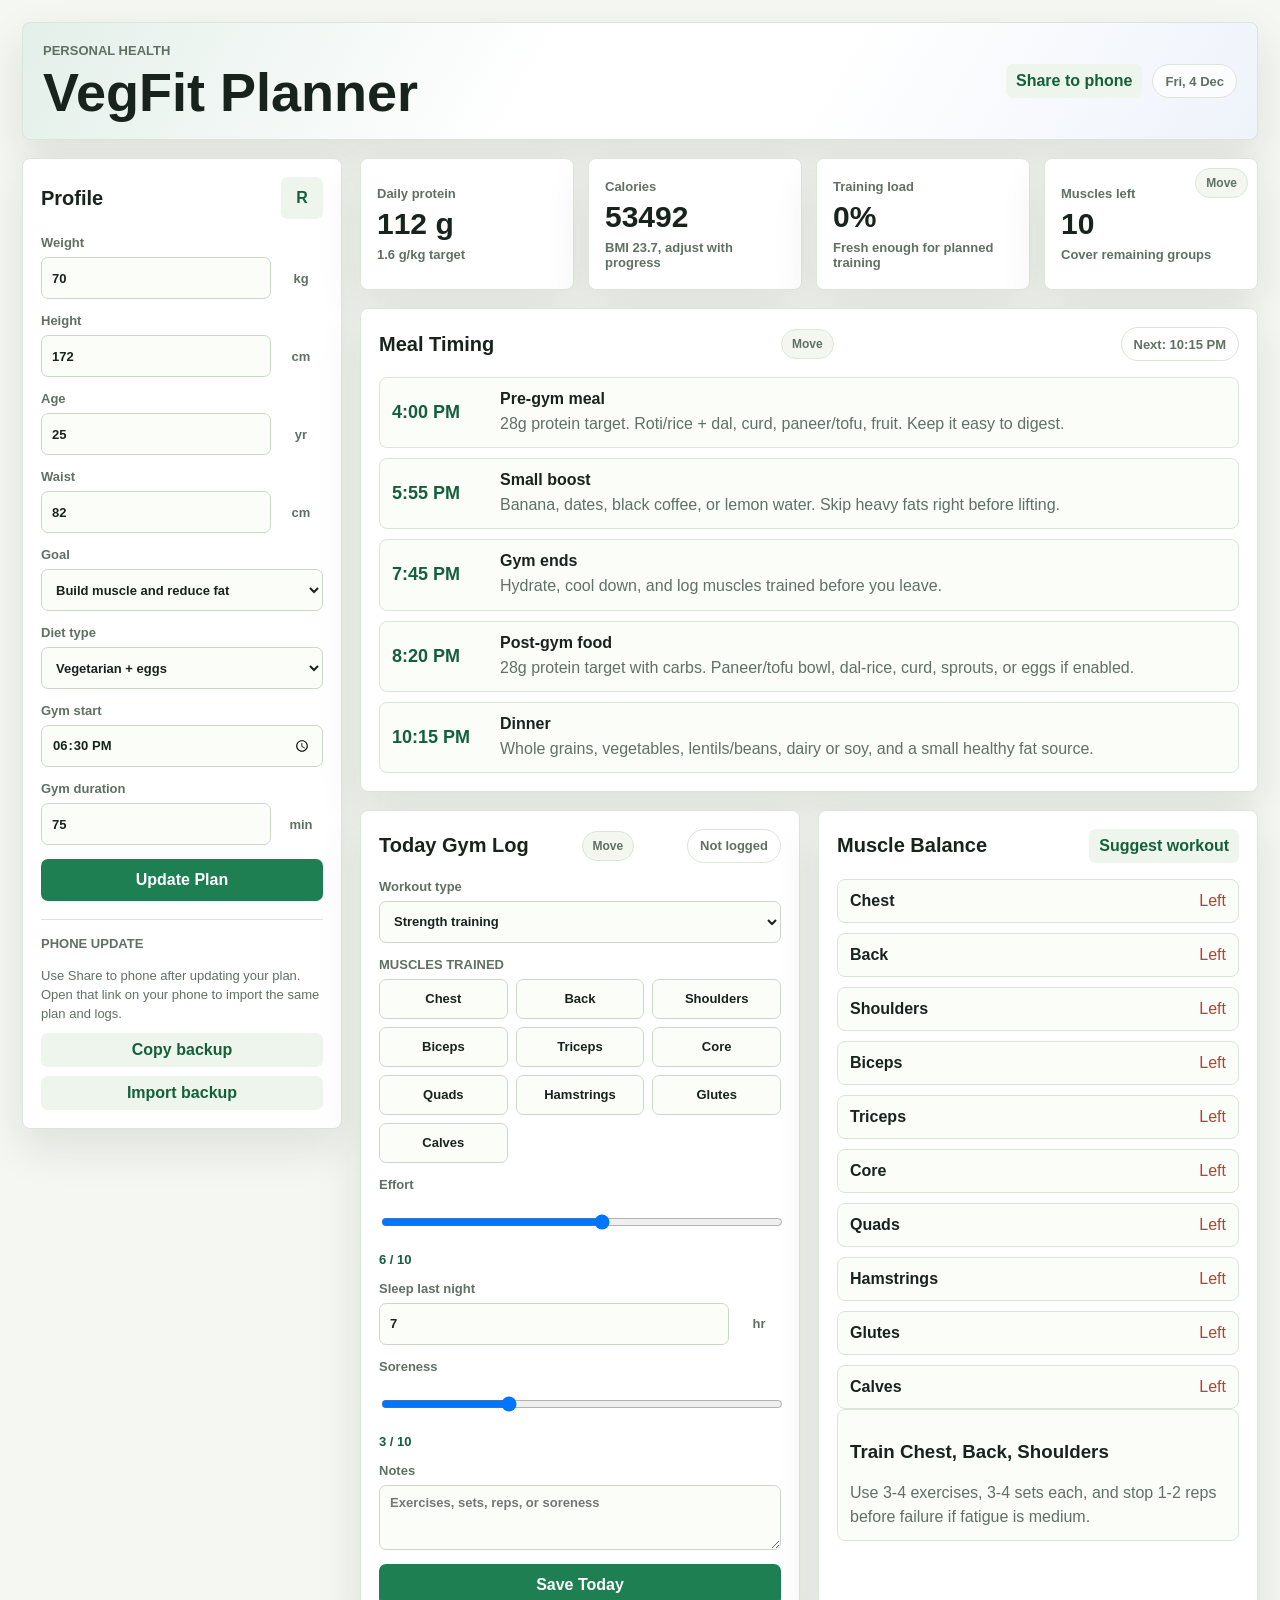
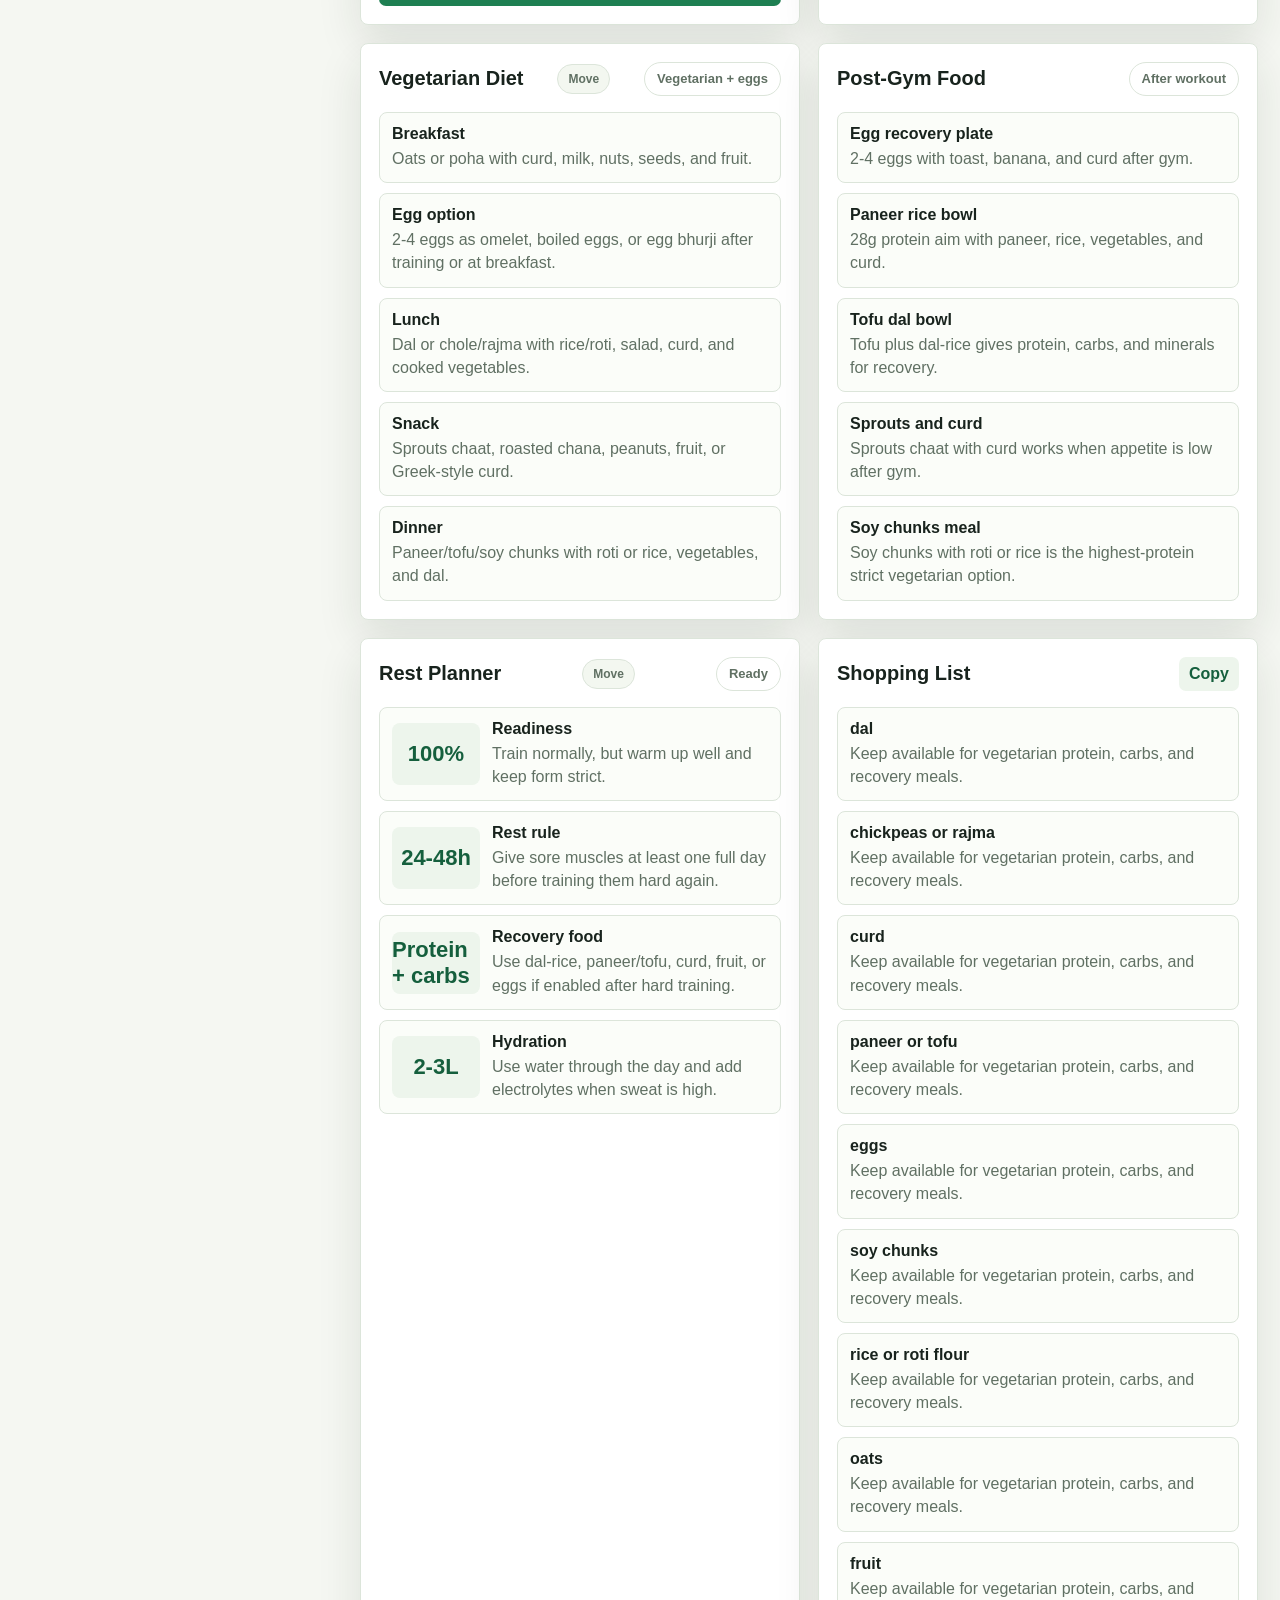
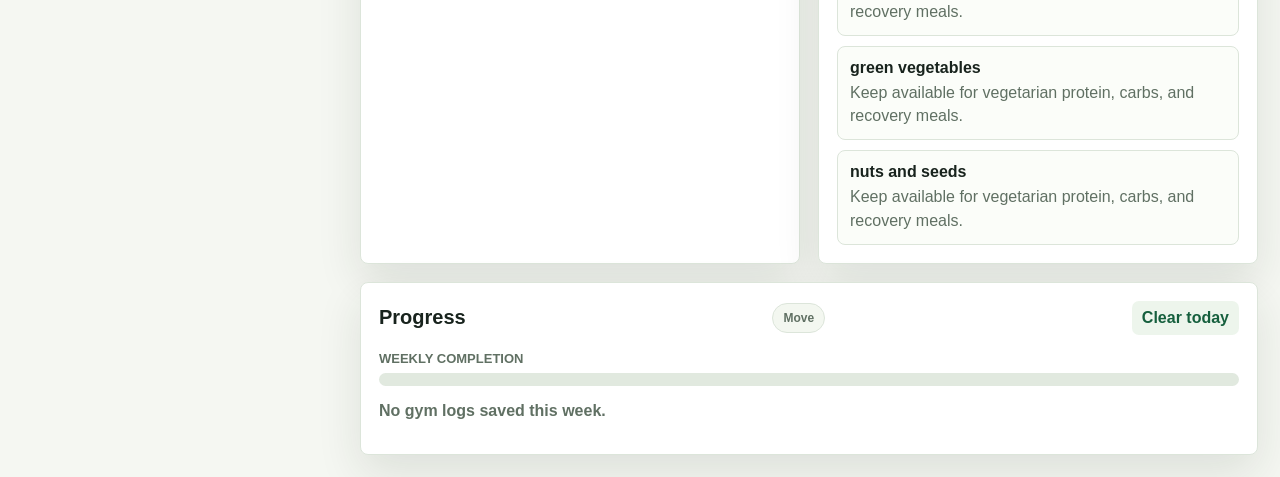
<file: personal-health-app/index.html>
<!DOCTYPE html>
<html lang="en">
<head>
    <meta charset="UTF-8">
    <meta name="viewport" content="width=device-width, initial-scale=1.0">
    <title>VegFit Planner</title>
    <meta name="theme-color" content="#1e7f52">
    <link rel="manifest" href="manifest.json">
    <link rel="stylesheet" href="styles.css">
    <link rel="stylesheet" href="mobile-fixes.css">
</head>
<body>
    <main class="app">
        <section class="topbar">
            <div>
                <p class="eyebrow">Personal Health</p>
                <h1>VegFit Planner</h1>
            </div>
            <div class="top-actions">
                <button class="text-button" id="sharePlanBtn">Share to phone</button>
                <div class="today-pill" id="todayLabel"></div>
            </div>
        </section>

        <section class="layout">
            <aside class="panel profile-panel">
                <div class="section-head">
                    <h2>Profile</h2>
                    <button class="icon-button" id="resetBtn" title="Reset saved app data" aria-label="Reset saved app data">R</button>
                </div>

                <form id="profileForm">
                    <label>
                        Weight
                        <span class="input-row">
                            <input type="number" id="weight" min="30" max="220" step="0.1" required>
                            <span>kg</span>
                        </span>
                    </label>

                    <label>
                        Height
                        <span class="input-row">
                            <input type="number" id="height" min="120" max="230" step="1" required>
                            <span>cm</span>
                        </span>
                    </label>

                    <label>
                        Age
                        <span class="input-row">
                            <input type="number" id="age" min="13" max="90" step="1" required>
                            <span>yr</span>
                        </span>
                    </label>

                    <label>
                        Waist
                        <span class="input-row">
                            <input type="number" id="waist" min="40" max="180" step="0.5">
                            <span>cm</span>
                        </span>
                    </label>

                    <label>
                        Goal
                        <select id="goal">
                            <option value="recomp">Build muscle and reduce fat</option>
                            <option value="muscle">Lean muscle gain</option>
                            <option value="fatloss">Fat loss</option>
                            <option value="maintain">Maintain fitness</option>
                        </select>
                    </label>

                    <label>
                        Diet type
                        <select id="dietType">
                            <option value="vegEgg">Vegetarian + eggs</option>
                            <option value="veg">Strict vegetarian</option>
                        </select>
                    </label>

                    <label>
                        Gym start
                        <input type="time" id="gymStart" required>
                    </label>

                    <label>
                        Gym duration
                        <span class="input-row">
                            <input type="number" id="gymDuration" min="20" max="180" step="5" required>
                            <span>min</span>
                        </span>
                    </label>

                    <button type="submit">Update Plan</button>
                </form>

                <div class="sync-panel">
                    <p class="field-label">Phone update</p>
                    <p class="sync-copy">Use Share to phone after updating your plan. Open that link on your phone to import the same plan and logs.</p>
                    <button class="text-button" id="exportBtn">Copy backup</button>
                    <button class="text-button" id="importBtn">Import backup</button>
                </div>
            </aside>

            <section class="content">
                <section class="metrics-grid movable-panel" data-panel="metrics" draggable="true">
                    <div class="drag-handle" title="Drag to move this section">Move</div>
                    <article class="metric-card">
                        <span>Daily protein</span>
                        <strong id="proteinTarget">0 g</strong>
                        <small id="proteinNote">Set your profile</small>
                    </article>
                    <article class="metric-card">
                        <span>Calories</span>
                        <strong id="calorieTarget">0 kcal</strong>
                        <small id="calorieNote">Estimated range</small>
                    </article>
                    <article class="metric-card">
                        <span>Training load</span>
                        <strong id="fatigueScore">0%</strong>
                        <small id="fatigueNote">Based on recent logs</small>
                    </article>
                    <article class="metric-card">
                        <span>Muscles left</span>
                        <strong id="muscleLeftCount">0</strong>
                        <small id="muscleLeftNote">This week</small>
                    </article>
                </section>

                <section class="panel movable-panel" data-panel="meals" draggable="true">
                    <div class="section-head">
                        <h2>Meal Timing</h2>
                        <span class="drag-handle" title="Drag to move this section">Move</span>
                        <span class="status-chip" id="nextMealChip">Ready</span>
                    </div>
                    <div class="timeline" id="mealTimeline"></div>
                </section>

                <section class="split movable-panel" data-panel="gym" draggable="true">
                    <article class="panel">
                        <div class="section-head">
                            <h2>Today Gym Log</h2>
                            <span class="drag-handle" title="Drag to move this section">Move</span>
                            <span class="status-chip" id="logStatus">Not logged</span>
                        </div>
                        <form id="workoutForm">
                            <label>
                                Workout type
                                <select id="workoutType">
                                    <option value="strength">Strength training</option>
                                    <option value="cardio">Cardio</option>
                                    <option value="rest">Rest / recovery</option>
                                    <option value="mobility">Mobility</option>
                                </select>
                            </label>

                            <div>
                                <p class="field-label">Muscles trained</p>
                                <div class="muscle-grid" id="musclePicker"></div>
                            </div>

                            <label>
                                Effort
                                <input type="range" id="effort" min="1" max="10" value="6">
                                <span class="range-value" id="effortValue">6 / 10</span>
                            </label>

                            <label>
                                Sleep last night
                                <span class="input-row">
                                    <input type="number" id="sleep" min="0" max="12" step="0.5" value="7">
                                    <span>hr</span>
                                </span>
                            </label>

                            <label>
                                Soreness
                                <input type="range" id="soreness" min="0" max="10" value="3">
                                <span class="range-value" id="sorenessValue">3 / 10</span>
                            </label>

                            <label>
                                Notes
                                <textarea id="notes" rows="3" placeholder="Exercises, sets, reps, or soreness"></textarea>
                            </label>

                            <button type="submit">Save Today</button>
                        </form>
                    </article>

                    <article class="panel">
                        <div class="section-head">
                            <h2>Muscle Balance</h2>
                            <button class="text-button" id="suggestWorkoutBtn">Suggest workout</button>
                        </div>
                        <div class="muscle-status" id="muscleStatus"></div>
                        <div class="recommendation" id="workoutRecommendation"></div>
                    </article>
                </section>

                <section class="split movable-panel" data-panel="diet" draggable="true">
                    <article class="panel">
                        <div class="section-head">
                            <h2>Vegetarian Diet</h2>
                            <span class="drag-handle" title="Drag to move this section">Move</span>
                            <span class="status-chip" id="dietChip">Balanced</span>
                        </div>
                        <div class="food-list" id="dietPlan"></div>
                    </article>

                    <article class="panel">
                        <div class="section-head">
                            <h2>Post-Gym Food</h2>
                            <span class="status-chip" id="postGymChip">After workout</span>
                        </div>
                        <div class="food-list" id="postGymFood"></div>
                    </article>
                </section>

                <section class="split movable-panel" data-panel="recovery" draggable="true">
                    <article class="panel">
                        <div class="section-head">
                            <h2>Rest Planner</h2>
                            <span class="drag-handle" title="Drag to move this section">Move</span>
                            <span class="status-chip" id="restChip">Smart rest</span>
                        </div>
                        <div class="recovery-grid" id="recoveryPlan"></div>
                    </article>

                    <article class="panel">
                        <div class="section-head">
                            <h2>Shopping List</h2>
                            <button class="text-button" id="copyGroceriesBtn">Copy</button>
                        </div>
                        <div class="food-list" id="shoppingList"></div>
                    </article>
                </section>

                <section class="panel movable-panel" data-panel="progress" draggable="true">
                    <div class="section-head">
                        <h2>Progress</h2>
                        <span class="drag-handle" title="Drag to move this section">Move</span>
                        <button class="text-button" id="clearTodayBtn">Clear today</button>
                    </div>
                    <div class="progress-wrap">
                        <div>
                            <p class="field-label">Weekly completion</p>
                            <div class="bar"><span id="weekBar"></span></div>
                        </div>
                        <div class="history" id="history"></div>
                    </div>
                </section>
            </section>
        </section>
    </main>

    <script src="app.js"></script>
    <script src="mobile-fixes.js"></script>
</body>
</html>
</file>
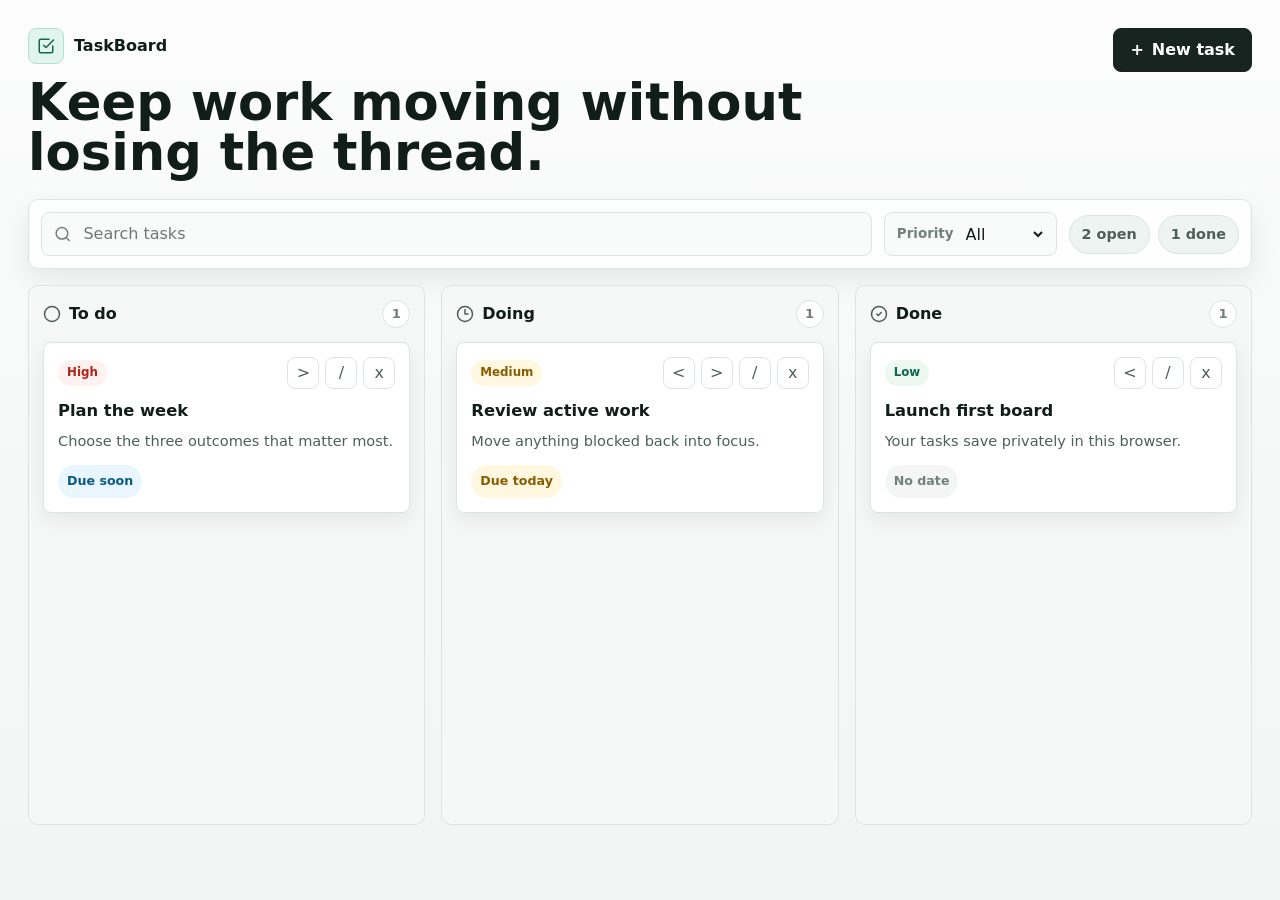
<file: taskboard/index.html>
<!doctype html>
<html lang="en">
<head>
  <meta charset="utf-8" />
  <meta name="viewport" content="width=device-width, initial-scale=1" />
  <meta name="description" content="TaskBoard is a clean personal Kanban app that saves tasks privately in your browser." />
  <title>TaskBoard</title>
  <style>
    :root{--bg:#f2f5f3;--panel:#fff;--soft:#f8fbf9;--line:#dce5e0;--line2:#c8d5cf;--text:#4f5f58;--muted:#718179;--strong:#111d18;--green:#17241f;--shadow:0 14px 34px rgba(18,31,25,.14);--softShadow:0 10px 28px rgba(18,31,25,.08);--cardShadow:0 8px 20px rgba(18,31,25,.07)}
    *{box-sizing:border-box}body{margin:0;min-width:320px;background:linear-gradient(180deg,rgba(255,255,255,.7),rgba(242,245,243,.2)),var(--bg);color:var(--text);font-family:Inter,ui-sans-serif,system-ui,-apple-system,BlinkMacSystemFont,"Segoe UI",sans-serif;line-height:1.5}button,input,select,textarea{font:inherit}button{cursor:pointer}.app{min-height:100vh;padding:28px}.top{display:flex;justify-content:space-between;align-items:flex-start;gap:24px;max-width:1280px;margin:0 auto 22px}.brand{display:inline-flex;align-items:center;gap:10px;margin-bottom:14px;color:var(--strong);font-weight:800}.logo{display:grid;place-items:center;width:36px;height:36px;border-radius:8px;background:#e1f4ed;border:1px solid #b7dfce;color:#11674f}.logo svg,.ico{width:18px;height:18px;fill:none;stroke:currentColor;stroke-width:2;stroke-linecap:round;stroke-linejoin:round}h1{max-width:780px;margin:0;color:var(--strong);font-size:clamp(2rem,4vw,4.1rem);line-height:.97;letter-spacing:0;font-weight:850}.btn,.icon,.empty{display:inline-flex;align-items:center;justify-content:center;border-radius:8px;transition:background .16s,border-color .16s,box-shadow .16s,transform .16s}.btn{min-height:44px;padding:0 16px;gap:8px;border:1px solid var(--green);background:var(--green);color:white;font-weight:760;white-space:nowrap}.btn:hover{background:#274136;box-shadow:var(--shadow);transform:translateY(-1px)}.secondary{background:white;color:var(--strong);border-color:var(--line2)}.icon{width:32px;height:32px;padding:0;border:1px solid var(--line);background:white;color:var(--text)}.icon:hover,.secondary:hover,.empty:hover{border-color:#b8c1bd;box-shadow:var(--softShadow)}.danger:hover{background:#fff0ef;border-color:#f2bbb5;color:#b42318}.toolbar{display:grid;grid-template-columns:minmax(220px,1fr) auto auto;align-items:center;gap:12px;max-width:1280px;margin:0 auto 16px;padding:12px;border:1px solid var(--line);border-radius:10px;background:rgba(255,255,255,.82);box-shadow:var(--softShadow)}.search,.filter{display:flex;align-items:center;min-height:44px;border:1px solid var(--line);border-radius:8px;background:#f9fbfa}.search{gap:10px;padding:0 12px;color:var(--muted)}.search input,.filter select{width:100%;min-width:0;border:0;background:transparent;outline:0;color:var(--strong)}.filter{gap:8px;padding:0 10px 0 12px}.filter span{font-size:.84rem;font-weight:700;color:var(--muted)}.stats{display:flex;gap:8px;color:var(--text);font-size:.9rem;font-weight:720}.stats span{padding:8px 12px;border:1px solid #d8e5df;border-radius:999px;background:#eef4f1;white-space:nowrap}.tabs{display:none}.board{display:grid;grid-template-columns:repeat(3,minmax(0,1fr));gap:16px;max-width:1280px;margin:0 auto}.column{min-height:540px;padding:14px;border:1px solid var(--line);border-radius:10px;background:rgba(246,249,247,.9)}.colhead{display:flex;align-items:center;justify-content:space-between;margin-bottom:14px}.colhead div{display:flex;align-items:center;gap:8px}.colhead h2{margin:0;color:var(--strong);font-size:1rem}.count{display:inline-flex;align-items:center;justify-content:center;min-width:28px;height:28px;border:1px solid var(--line);border-radius:999px;background:white;color:var(--muted);font-size:.82rem;font-weight:800}.list{display:flex;flex-direction:column;gap:12px}.card{padding:14px;border:1px solid var(--line);border-radius:8px;background:white;box-shadow:var(--cardShadow)}.card:active{cursor:grabbing}.line{display:flex;align-items:center;justify-content:space-between;gap:8px;margin-bottom:12px}.pill{padding:7px 9px;border-radius:999px;font-size:.74rem;font-weight:850;line-height:1}.high{background:#fff1ef;color:#b42318}.medium{background:#fff7df;color:#8a5c00}.low{background:#edf8f2;color:#0d6b4b}.actions{display:flex;gap:6px}.card h3{margin:0 0 8px;color:var(--strong);font-size:1.02rem;line-height:1.25;overflow-wrap:anywhere}.card p{margin:0 0 14px;color:var(--text);font-size:.91rem;line-height:1.48;overflow-wrap:anywhere}.due{display:inline-flex;align-items:center;gap:6px;padding:7px 9px;border-radius:999px;font-size:.79rem;font-weight:760}.muted{background:#f3f6f5;color:var(--muted)}.notice{background:#e9f6ff;color:#075985}.warning{background:#fff7df;color:#8a5c00}.overdue{background:#fff1ef;color:#b42318}.empty{width:100%;min-height:96px;padding:14px;gap:8px;border:1px dashed #b9c5c0;background:transparent;color:var(--text)}.backdrop{position:fixed;inset:0;z-index:10;display:flex;align-items:center;justify-content:center;padding:18px;background:rgba(13,21,18,.4)}.modal{width:100%;max-width:560px;max-height:calc(100vh - 36px);overflow:auto;padding:18px;border-radius:10px;background:white;box-shadow:0 24px 80px rgba(14,24,20,.28)}.modalhead{display:flex;align-items:center;justify-content:space-between;margin-bottom:16px}.modalhead h2{margin:0;color:var(--strong);font-size:1.2rem}.form{display:grid;gap:14px}.form label{display:grid;gap:7px;color:var(--strong);font-size:.9rem;font-weight:760}.form input,.form textarea,.form select{padding:12px;border:1px solid var(--line);border-radius:8px;background:#f9fbfa;color:var(--strong);outline:0;resize:vertical}.form input:focus,.form textarea:focus,.form select:focus,.search:focus-within,.filter:focus-within{border-color:#559078;box-shadow:0 0 0 3px rgba(85,144,120,.18)}.grid{display:grid;grid-template-columns:repeat(2,minmax(0,1fr));gap:12px}.formactions{display:flex;justify-content:flex-end;gap:10px;margin-top:4px}.hidden{display:none!important}@media(max-width:900px){.app{padding:18px}.top{flex-direction:column;align-items:stretch}.toolbar{grid-template-columns:1fr}.stats{flex-wrap:wrap}.tabs{display:grid;grid-template-columns:repeat(3,minmax(0,1fr));gap:8px;max-width:1280px;margin:0 auto 12px}.tabs button{display:flex;align-items:center;justify-content:center;gap:6px;min-height:42px;padding:0 8px;border:1px solid var(--line);border-radius:8px;background:white;color:var(--text);font-size:.86rem;font-weight:760}.tabs .active{background:var(--green);border-color:var(--green);color:white}.tabs span{opacity:.75}.board{grid-template-columns:1fr}.column{display:none;min-height:420px}.column.active{display:block}.actions{flex-wrap:wrap;justify-content:flex-end}}@media(max-width:560px){.app{padding:14px}h1{font-size:2.2rem}.btn{width:100%}.grid{grid-template-columns:1fr}.formactions{display:grid}.top .btn{width:100%}}
  </style>
</head>
<body>
  <main class="app">
    <header class="top">
      <div><div class="brand"><span class="logo"><svg viewBox="0 0 24 24"><path d="M9 11l3 3L22 4"/><path d="M21 12v7a2 2 0 0 1-2 2H5a2 2 0 0 1-2-2V5a2 2 0 0 1 2-2h11"/></svg></span><span>TaskBoard</span></div><h1>Keep work moving without losing the thread.</h1></div>
      <button class="btn" id="newTask"><span>+</span>New task</button>
    </header>
    <section class="toolbar" aria-label="Board tools"><label class="search"><svg class="ico" viewBox="0 0 24 24"><circle cx="11" cy="11" r="8"/><path d="m21 21-4.3-4.3"/></svg><input id="search" type="search" placeholder="Search tasks"></label><label class="filter"><span>Priority</span><select id="priority"><option value="all">All</option><option value="high">High</option><option value="medium">Medium</option><option value="low">Low</option></select></label><div class="stats"><span id="openCount">0 open</span><span id="doneCount">0 done</span></div></section>
    <nav class="tabs" id="tabs" aria-label="Board columns"></nav>
    <section class="board" id="board" aria-label="Task board"></section>
  </main>
  <div class="backdrop hidden" id="backdrop"><section class="modal" role="dialog" aria-modal="true" aria-labelledby="formTitle"><div class="modalhead"><h2 id="formTitle">New task</h2><button class="icon" id="close" aria-label="Close form">x</button></div><form class="form" id="taskForm"><label>Title<input id="title" required placeholder="What needs to happen?"></label><label>Notes<textarea id="description" rows="4" placeholder="Add details, context, or next steps"></textarea></label><div class="grid"><label>Status<select id="status"><option value="todo">To do</option><option value="doing">Doing</option><option value="done">Done</option></select></label><label>Priority<select id="taskPriority"><option value="high">High</option><option value="medium">Medium</option><option value="low">Low</option></select></label></div><label>Due date<input id="dueDate" type="date"></label><div class="formactions"><button class="btn secondary" type="button" id="cancel">Cancel</button><button class="btn" type="submit" id="save">Create task</button></div></form></section></div>
  <script>
    const key='taskboard:v1';
    const columns=[['todo','To do','circle'],['doing','Doing','clock'],['done','Done','check']];
    const ranks={low:1,medium:2,high:3};
    const labels={low:'Low',medium:'Medium',high:'High'};
    const $=id=>document.getElementById(id);
    const today=d=>{const x=new Date();x.setDate(x.getDate()+d);return x.toISOString().slice(0,10)};
    const now=()=>new Date().toISOString();
    const uid=()=>crypto.randomUUID?crypto.randomUUID():'task-'+Date.now()+'-'+Math.random().toString(16).slice(2);
    let active='todo',dragged=null,editing=null;
    let tasks=load();
    function load(){try{const saved=localStorage.getItem(key);if(saved){const parsed=JSON.parse(saved);if(Array.isArray(parsed))return parsed}}catch(e){}return[{id:'task-setup-plan',title:'Plan the week',description:'Choose the three outcomes that matter most.',status:'todo',priority:'high',dueDate:today(1),createdAt:now(),updatedAt:now()},{id:'task-review-board',title:'Review active work',description:'Move anything blocked back into focus.',status:'doing',priority:'medium',dueDate:today(0),createdAt:now(),updatedAt:now()},{id:'task-finish-demo',title:'Launch first board',description:'Your tasks save privately in this browser.',status:'done',priority:'low',dueDate:'',createdAt:now(),updatedAt:now()}]}
    function save(){localStorage.setItem(key,JSON.stringify(tasks))}
    function icon(name){if(name==='check')return '<svg class="ico" viewBox="0 0 24 24"><circle cx="12" cy="12" r="10"/><path d="m9 12 2 2 4-4"/></svg>';if(name==='clock')return '<svg class="ico" viewBox="0 0 24 24"><circle cx="12" cy="12" r="10"/><path d="M12 6v6h4"/></svg>';return '<svg class="ico" viewBox="0 0 24 24"><circle cx="12" cy="12" r="10"/></svg>'}
    function dueState(date,status){if(!date||status==='done')return ['No date','muted'];const t=new Date();t.setHours(0,0,0,0);const d=new Date(date+'T00:00:00');const diff=Math.round((d-t)/86400000);if(diff<0)return ['Overdue','overdue'];if(diff===0)return ['Due today','warning'];if(diff<=2)return ['Due soon','notice'];return [new Intl.DateTimeFormat(undefined,{month:'short',day:'numeric'}).format(d),'muted']}
    function filtered(){const q=$('search').value.trim().toLowerCase();const p=$('priority').value;return tasks.filter(t=>(!q||t.title.toLowerCase().includes(q)||t.description.toLowerCase().includes(q))&&(p==='all'||t.priority===p)).sort((a,b)=>a.status==='done'&&b.status!=='done'?1:a.status!=='done'&&b.status==='done'?-1:ranks[b.priority]-ranks[a.priority])}
    function render(){const list=filtered();const counts=Object.fromEntries(columns.map(c=>[c[0],tasks.filter(t=>t.status===c[0]).length]));$('openCount').textContent=(tasks.length-(counts.done||0))+' open';$('doneCount').textContent=(counts.done||0)+' done';$('tabs').innerHTML=columns.map(c=>`<button class="${active===c[0]?'active':''}" onclick="setActive('${c[0]}')">${c[1]} <span>${counts[c[0]]||0}</span></button>`).join('');$('board').innerHTML=columns.map(c=>{const items=list.filter(t=>t.status===c[0]);return `<article class="column ${active===c[0]?'active':''}" ondragover="event.preventDefault()" ondrop="dropTask('${c[0]}')"><div class="colhead"><div>${icon(c[2])}<h2>${c[1]}</h2></div><span class="count">${items.length}</span></div><div class="list">${items.map(card).join('')||`<button class="empty" onclick="openForm('${c[0]}')">+ Add a task to ${c[1].toLowerCase()}</button>`}</div></article>`}).join('')}
    function esc(s){return String(s||'').replace(/[&<>"]/g,m=>({'&':'&amp;','<':'&lt;','>':'&gt;','"':'&quot;'}[m]))}
    function card(t){const i=columns.findIndex(c=>c[0]===t.status),prev=columns[i-1]?.[0],next=columns[i+1]?.[0],due=dueState(t.dueDate,t.status);return `<article class="card" draggable="true" ondragstart="dragged='${t.id}'" ondragend="dragged=null"><div class="line"><span class="pill ${t.priority}">${labels[t.priority]}</span><div class="actions">${prev?`<button class="icon" title="Move left" aria-label="Move task left" onclick="move('${t.id}','${prev}')">&lt;</button>`:''}${next?`<button class="icon" title="Move right" aria-label="Move task right" onclick="move('${t.id}','${next}')">&gt;</button>`:''}<button class="icon" title="Edit" aria-label="Edit task" onclick="edit('${t.id}')">/</button><button class="icon danger" title="Delete" aria-label="Delete task" onclick="del('${t.id}')">x</button></div></div><h3>${esc(t.title)}</h3>${t.description?`<p>${esc(t.description)}</p>`:''}<span class="due ${due[1]}">${due[0]}</span></article>`}
    function setActive(id){active=id;render()}function move(id,status){tasks=tasks.map(t=>t.id===id?{...t,status,updatedAt:now()}:t);save();render()}function dropTask(status){if(dragged)move(dragged,status);dragged=null}function del(id){tasks=tasks.filter(t=>t.id!==id);save();render()}
    function openForm(status='todo'){editing=null;$('formTitle').textContent='New task';$('save').textContent='Create task';$('title').value='';$('description').value='';$('status').value=status;$('taskPriority').value='medium';$('dueDate').value='';$('backdrop').classList.remove('hidden');$('title').focus()}
    function edit(id){const t=tasks.find(x=>x.id===id);if(!t)return;editing=id;$('formTitle').textContent='Edit task';$('save').textContent='Save changes';$('title').value=t.title;$('description').value=t.description;$('status').value=t.status;$('taskPriority').value=t.priority;$('dueDate').value=t.dueDate;$('backdrop').classList.remove('hidden');$('title').focus()}
    function closeForm(){$('backdrop').classList.add('hidden')}
    $('newTask').onclick=()=>openForm();$('close').onclick=closeForm;$('cancel').onclick=closeForm;$('search').oninput=render;$('priority').onchange=render;$('taskForm').onsubmit=e=>{e.preventDefault();const title=$('title').value.trim();if(!title)return;const data={title,description:$('description').value.trim(),status:$('status').value,priority:$('taskPriority').value,dueDate:$('dueDate').value,updatedAt:now()};if(editing){tasks=tasks.map(t=>t.id===editing?{...t,...data}:t)}else{tasks=[{id:uid(),...data,createdAt:now()},...tasks]}save();closeForm();render()};
    window.setActive=setActive;window.move=move;window.dropTask=dropTask;window.del=del;window.edit=edit;window.openForm=openForm;render();
  </script>
</body>
</html>
</file>
<file: personal-health-app/styles.css>
:root {
    --bg: #f5f7f2;
    --ink: #18231d;
    --muted: #607063;
    --line: #dce5da;
    --panel: #ffffff;
    --green: #1e7f52;
    --green-dark: #155f3d;
    --gold: #c18417;
    --red: #b83f35;
    --blue: #2b65c8;
    --shadow: 0 18px 45px rgba(23, 44, 28, 0.11);
}

* {
    box-sizing: border-box;
}

body {
    margin: 0;
    min-height: 100vh;
    font-family: Arial, Helvetica, sans-serif;
    color: var(--ink);
    background: var(--bg);
}

button,
input,
select,
textarea {
    font: inherit;
}

button {
    min-height: 42px;
    border: 0;
    border-radius: 7px;
    padding: 10px 14px;
    background: var(--green);
    color: #ffffff;
    font-weight: 700;
    cursor: pointer;
}

button:hover {
    background: var(--green-dark);
}

.app {
    width: min(1440px, 100%);
    margin: 0 auto;
    padding: 22px;
}

.topbar {
    display: flex;
    align-items: center;
    justify-content: space-between;
    gap: 16px;
    margin-bottom: 18px;
    padding: 20px;
    border: 1px solid var(--line);
    border-radius: 8px;
    background:
        linear-gradient(120deg, rgba(30, 127, 82, 0.12), transparent 42%),
        linear-gradient(300deg, rgba(43, 101, 200, 0.08), transparent 36%),
        #ffffff;
    box-shadow: var(--shadow);
}

.eyebrow,
.field-label {
    margin: 0 0 7px;
    color: var(--muted);
    font-size: 13px;
    font-weight: 700;
    letter-spacing: 0;
    text-transform: uppercase;
}

h1,
h2,
p {
    margin-top: 0;
}

h1 {
    margin-bottom: 0;
    font-size: clamp(30px, 6vw, 54px);
    line-height: 1;
}

h2 {
    margin-bottom: 0;
    font-size: 20px;
}

.today-pill,
.status-chip {
    display: inline-flex;
    align-items: center;
    min-height: 34px;
    border: 1px solid var(--line);
    border-radius: 999px;
    padding: 7px 12px;
    background: rgba(255, 255, 255, 0.74);
    color: var(--muted);
    font-size: 13px;
    font-weight: 700;
    white-space: nowrap;
}

.top-actions {
    display: flex;
    align-items: center;
    justify-content: flex-end;
    gap: 10px;
    flex-wrap: wrap;
}

.layout {
    display: grid;
    grid-template-columns: 320px minmax(0, 1fr);
    gap: 18px;
    align-items: start;
}

.content {
    display: grid;
    gap: 18px;
}

.panel,
.metric-card {
    background: var(--panel);
    border: 1px solid var(--line);
    border-radius: 8px;
    box-shadow: var(--shadow);
}

.panel {
    padding: 18px;
}

.profile-panel {
    position: sticky;
    top: 16px;
}

.sync-panel {
    display: grid;
    gap: 9px;
    margin-top: 18px;
    padding-top: 16px;
    border-top: 1px solid var(--line);
}

.sync-copy {
    margin: 0;
    color: var(--muted);
    font-size: 13px;
    line-height: 1.45;
}

.section-head {
    display: flex;
    align-items: center;
    justify-content: space-between;
    gap: 12px;
    margin-bottom: 16px;
}

form {
    display: grid;
    gap: 14px;
}

label {
    display: grid;
    gap: 7px;
    color: var(--muted);
    font-size: 13px;
    font-weight: 700;
}

input,
select,
textarea {
    width: 100%;
    min-height: 42px;
    border: 1px solid #cbd8c8;
    border-radius: 7px;
    padding: 9px 10px;
    background: #fbfdf9;
    color: var(--ink);
}

textarea {
    resize: vertical;
}

input:focus,
select:focus,
textarea:focus {
    border-color: var(--green);
    outline: 3px solid rgba(30, 127, 82, 0.16);
}

.input-row {
    display: grid;
    grid-template-columns: minmax(0, 1fr) 44px;
    gap: 8px;
    align-items: center;
}

.input-row span {
    color: var(--muted);
    font-weight: 700;
    text-align: center;
}

.icon-button {
    width: 42px;
    padding: 0;
    background: #edf5ec;
    color: var(--green-dark);
}

.text-button {
    min-height: 34px;
    padding: 7px 10px;
    background: #edf5ec;
    color: var(--green-dark);
}

.text-button:hover,
.icon-button:hover {
    background: #dcebd9;
}

.metrics-grid {
    display: grid;
    grid-template-columns: repeat(4, minmax(0, 1fr));
    gap: 14px;
}

.movable-panel {
    position: relative;
}

.movable-panel.dragging {
    opacity: 0.55;
}

.drag-handle {
    display: inline-flex;
    align-items: center;
    justify-content: center;
    min-height: 30px;
    border: 1px solid var(--line);
    border-radius: 999px;
    padding: 5px 10px;
    background: #f3f7f0;
    color: var(--muted);
    font-size: 12px;
    font-weight: 800;
    cursor: grab;
    user-select: none;
}

.metrics-grid .drag-handle {
    position: absolute;
    right: 10px;
    top: 10px;
}

.metric-card {
    min-height: 132px;
    padding: 16px;
    display: grid;
    gap: 8px;
    align-content: center;
}

.metric-card span,
.metric-card small {
    color: var(--muted);
    font-size: 13px;
    font-weight: 700;
}

.metric-card strong {
    font-size: 30px;
    line-height: 1;
}

.timeline,
.food-list,
.history,
.muscle-status {
    display: grid;
    gap: 10px;
}

.timeline-item,
.food-item,
.history-item,
.muscle-item,
.recommendation {
    border: 1px solid var(--line);
    border-radius: 8px;
    padding: 12px;
    background: #fbfdf9;
}

.timeline-item {
    display: grid;
    grid-template-columns: 96px minmax(0, 1fr);
    gap: 12px;
    align-items: center;
}

.time {
    color: var(--green-dark);
    font-size: 18px;
    font-weight: 800;
}

.timeline-item h3,
.food-item h3,
.history-item h3 {
    margin: 0 0 4px;
    font-size: 16px;
}

.timeline-item p,
.food-item p,
.history-item p,
.recommendation p {
    margin: 0;
    color: var(--muted);
    line-height: 1.45;
}

.split {
    display: grid;
    grid-template-columns: repeat(2, minmax(0, 1fr));
    gap: 18px;
}

.recovery-grid {
    display: grid;
    gap: 10px;
}

.recovery-item {
    display: grid;
    grid-template-columns: 88px minmax(0, 1fr);
    gap: 12px;
    align-items: center;
    border: 1px solid var(--line);
    border-radius: 8px;
    padding: 12px;
    background: #fbfdf9;
}

.recovery-score {
    display: flex;
    align-items: center;
    justify-content: center;
    min-height: 62px;
    border-radius: 8px;
    background: #edf5ec;
    color: var(--green-dark);
    font-size: 22px;
    font-weight: 900;
}

.recovery-item h3 {
    margin: 0 0 4px;
    font-size: 16px;
}

.recovery-item p {
    margin: 0;
    color: var(--muted);
    line-height: 1.45;
}

.muscle-grid {
    display: grid;
    grid-template-columns: repeat(3, minmax(0, 1fr));
    gap: 8px;
}

.muscle-option {
    position: relative;
}

.muscle-option input {
    position: absolute;
    opacity: 0;
    pointer-events: none;
}

.muscle-option span {
    display: flex;
    align-items: center;
    justify-content: center;
    min-height: 40px;
    border: 1px solid #cbd8c8;
    border-radius: 7px;
    background: #fbfdf9;
    color: var(--ink);
    font-size: 13px;
    font-weight: 700;
    text-align: center;
}

.muscle-option input:checked + span {
    border-color: var(--green);
    background: #dff1e5;
    color: var(--green-dark);
}

.range-value {
    color: var(--green-dark);
}

.muscle-item {
    display: flex;
    align-items: center;
    justify-content: space-between;
    gap: 8px;
}

.muscle-name {
    font-weight: 800;
}

.trained {
    color: var(--green);
}

.left {
    color: var(--red);
}

.recovery {
    color: var(--gold);
}

.bar {
    height: 13px;
    overflow: hidden;
    border-radius: 999px;
    background: #e1e9df;
}

.bar span {
    display: block;
    width: 0;
    height: 100%;
    border-radius: inherit;
    background: linear-gradient(90deg, var(--green), var(--gold));
    transition: width 220ms ease;
}

.progress-wrap {
    display: grid;
    gap: 16px;
}

.empty {
    color: var(--muted);
    font-weight: 700;
}

@media (max-width: 1040px) {
    .layout,
    .split {
        grid-template-columns: 1fr;
    }

    .profile-panel {
        position: static;
    }

    .metrics-grid {
        grid-template-columns: repeat(2, minmax(0, 1fr));
    }
}

@media (max-width: 620px) {
    .app {
        padding: 14px;
    }

    .topbar {
        align-items: flex-start;
        flex-direction: column;
        padding: 16px;
    }

    .metrics-grid,
    .muscle-grid {
        grid-template-columns: 1fr;
    }

    .timeline-item {
        grid-template-columns: 1fr;
    }

    .top-actions {
        width: 100%;
        justify-content: stretch;
    }

    .top-actions > * {
        flex: 1;
        justify-content: center;
    }

    .section-head {
        align-items: flex-start;
        flex-wrap: wrap;
    }

    .recovery-item {
        grid-template-columns: 1fr;
    }
}
</file>
<file: personal-health-app/mobile-fixes.css>
.mobile-move {
    display: none;
    gap: 8px;
    margin-bottom: 10px;
}

.move-button {
    min-height: 34px;
    flex: 1;
    padding: 7px 10px;
    background: #eef4fb;
    color: #2b65c8;
}

@media (max-width: 620px) {
    .drag-handle {
        display: none;
    }

    .mobile-move {
        display: flex;
    }
}
</file>
